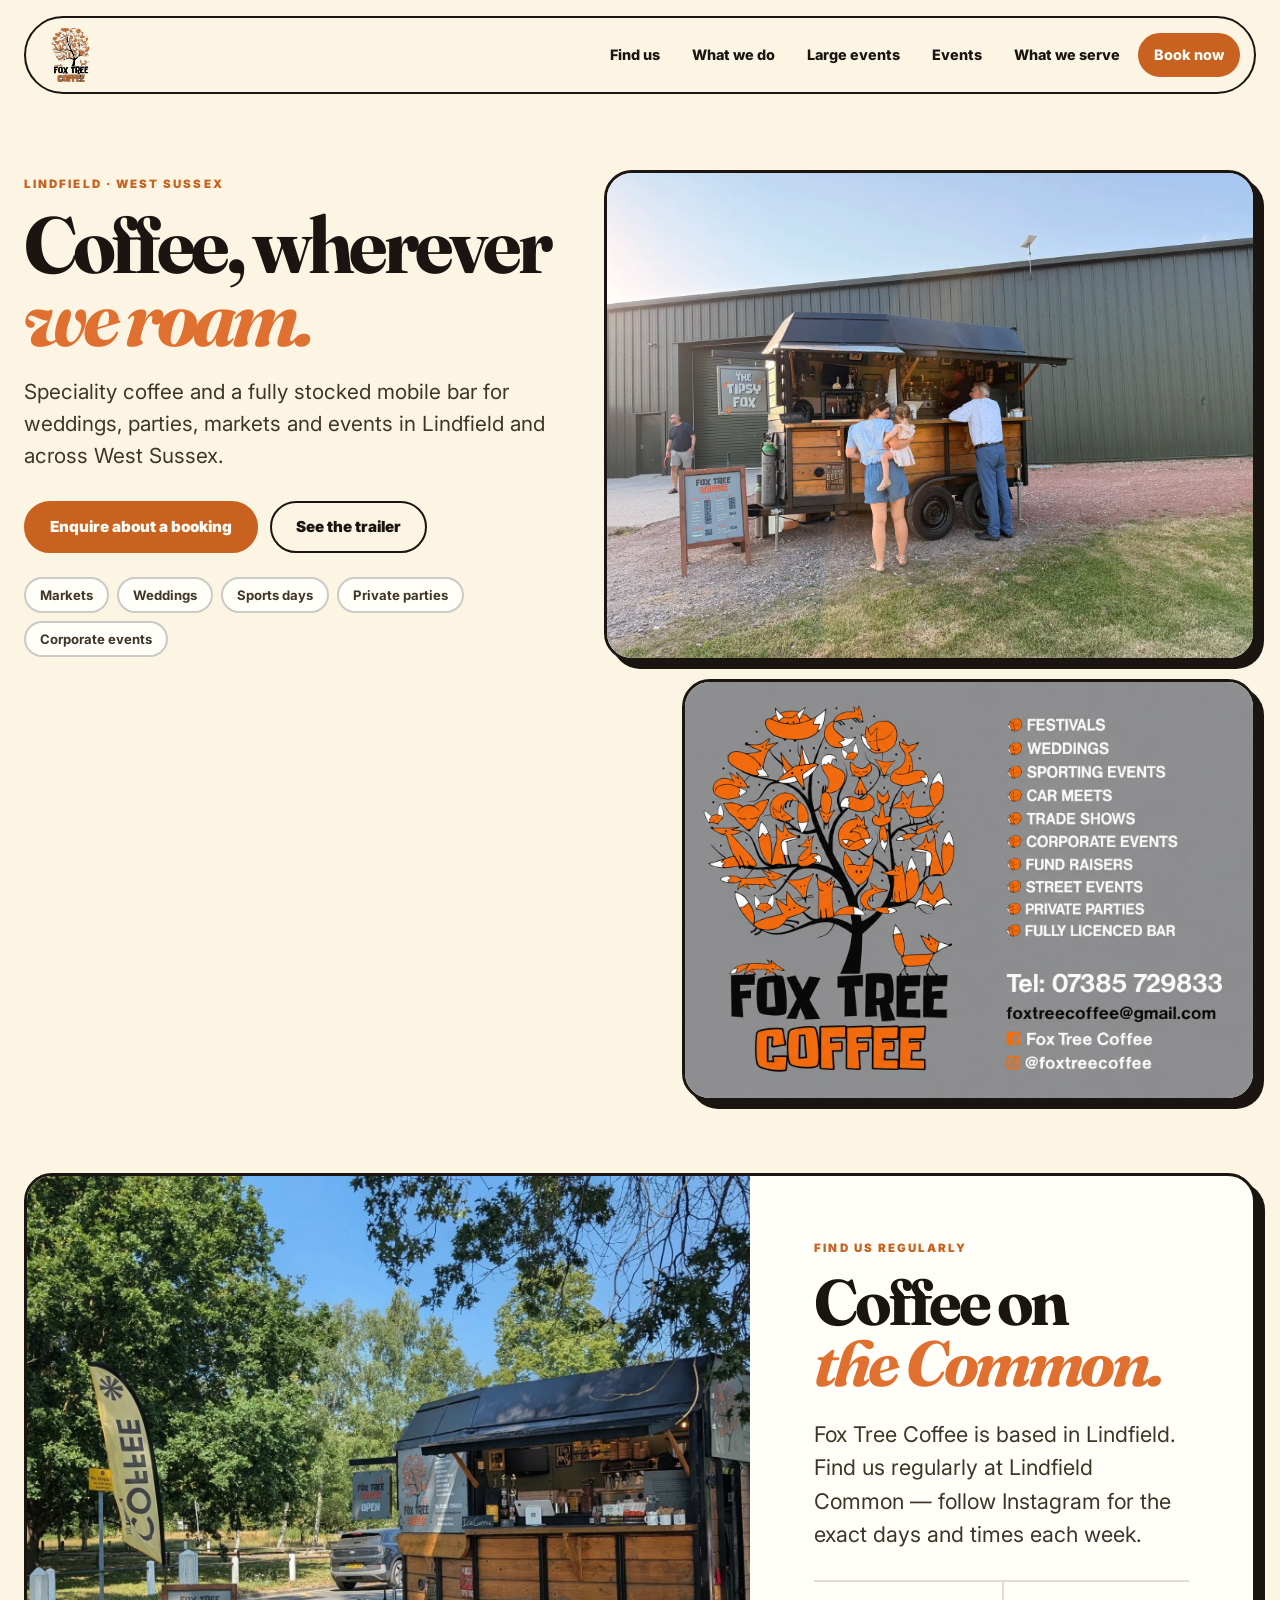
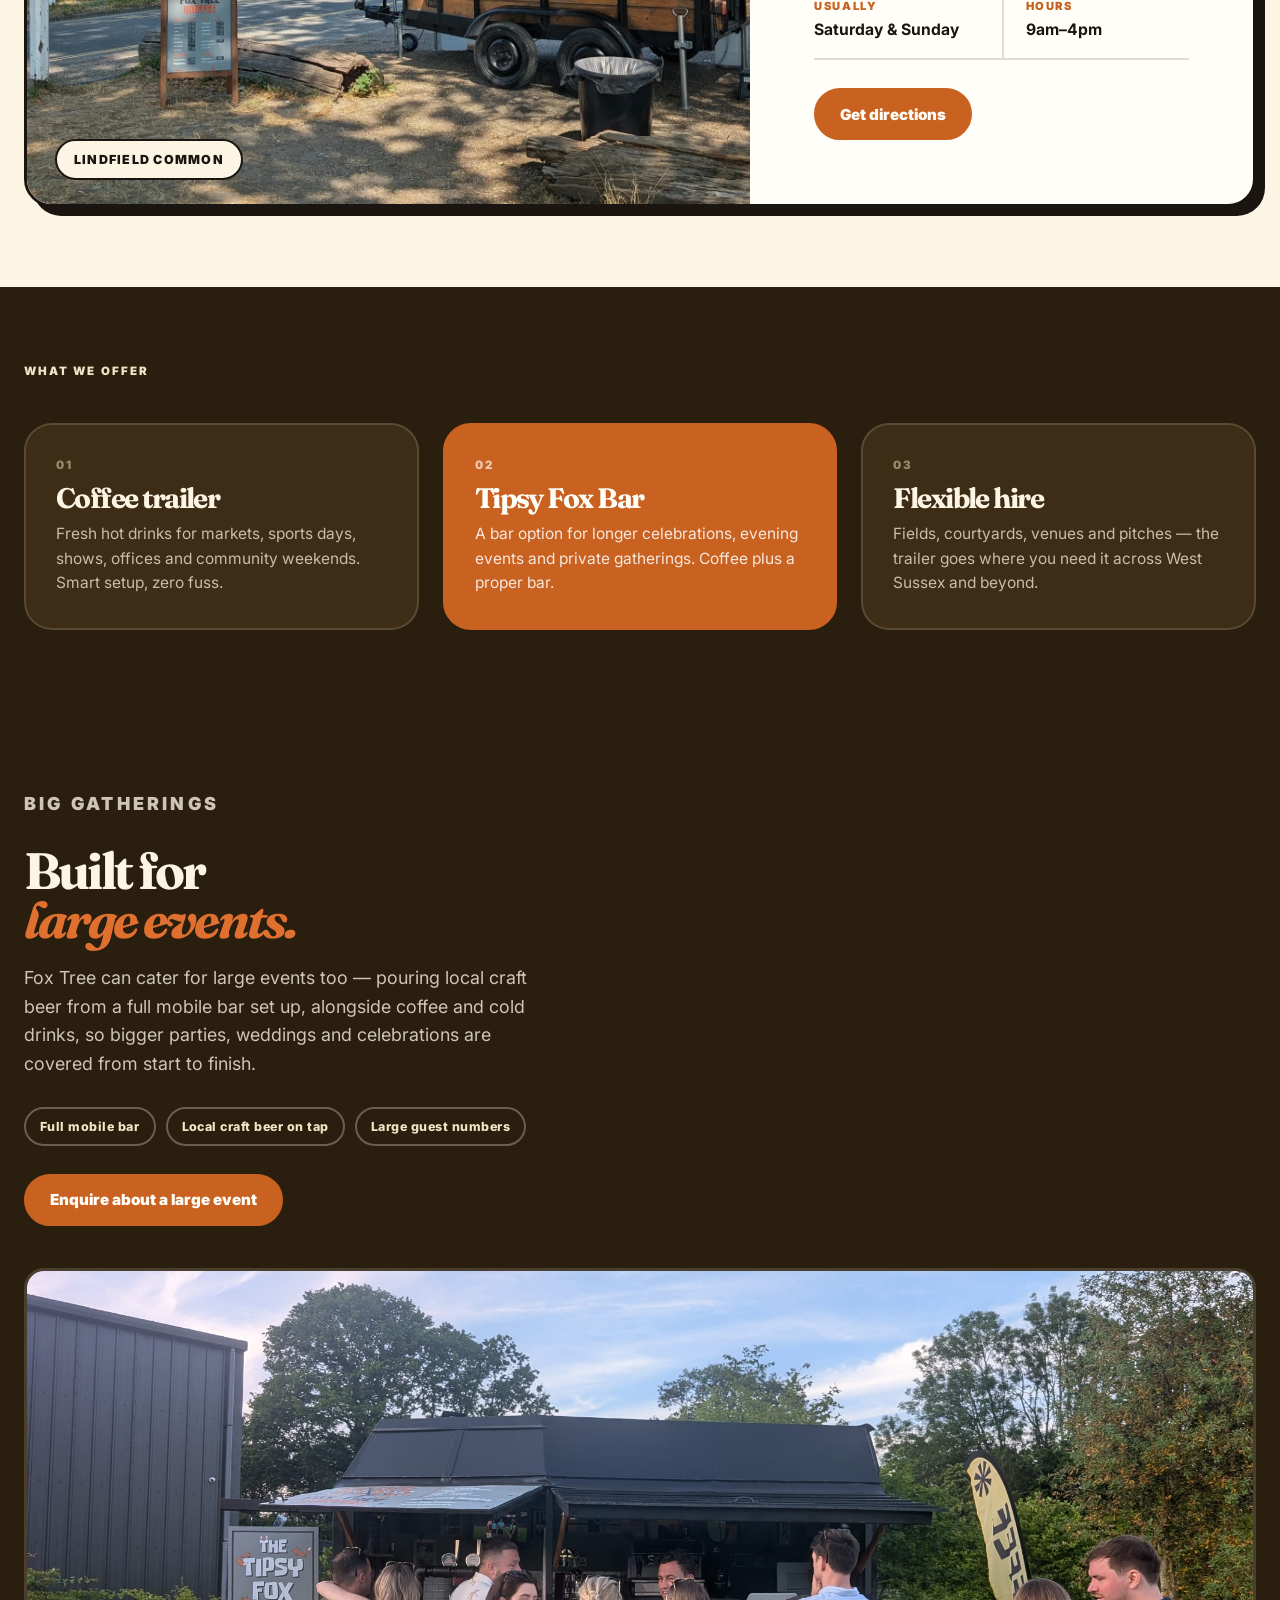
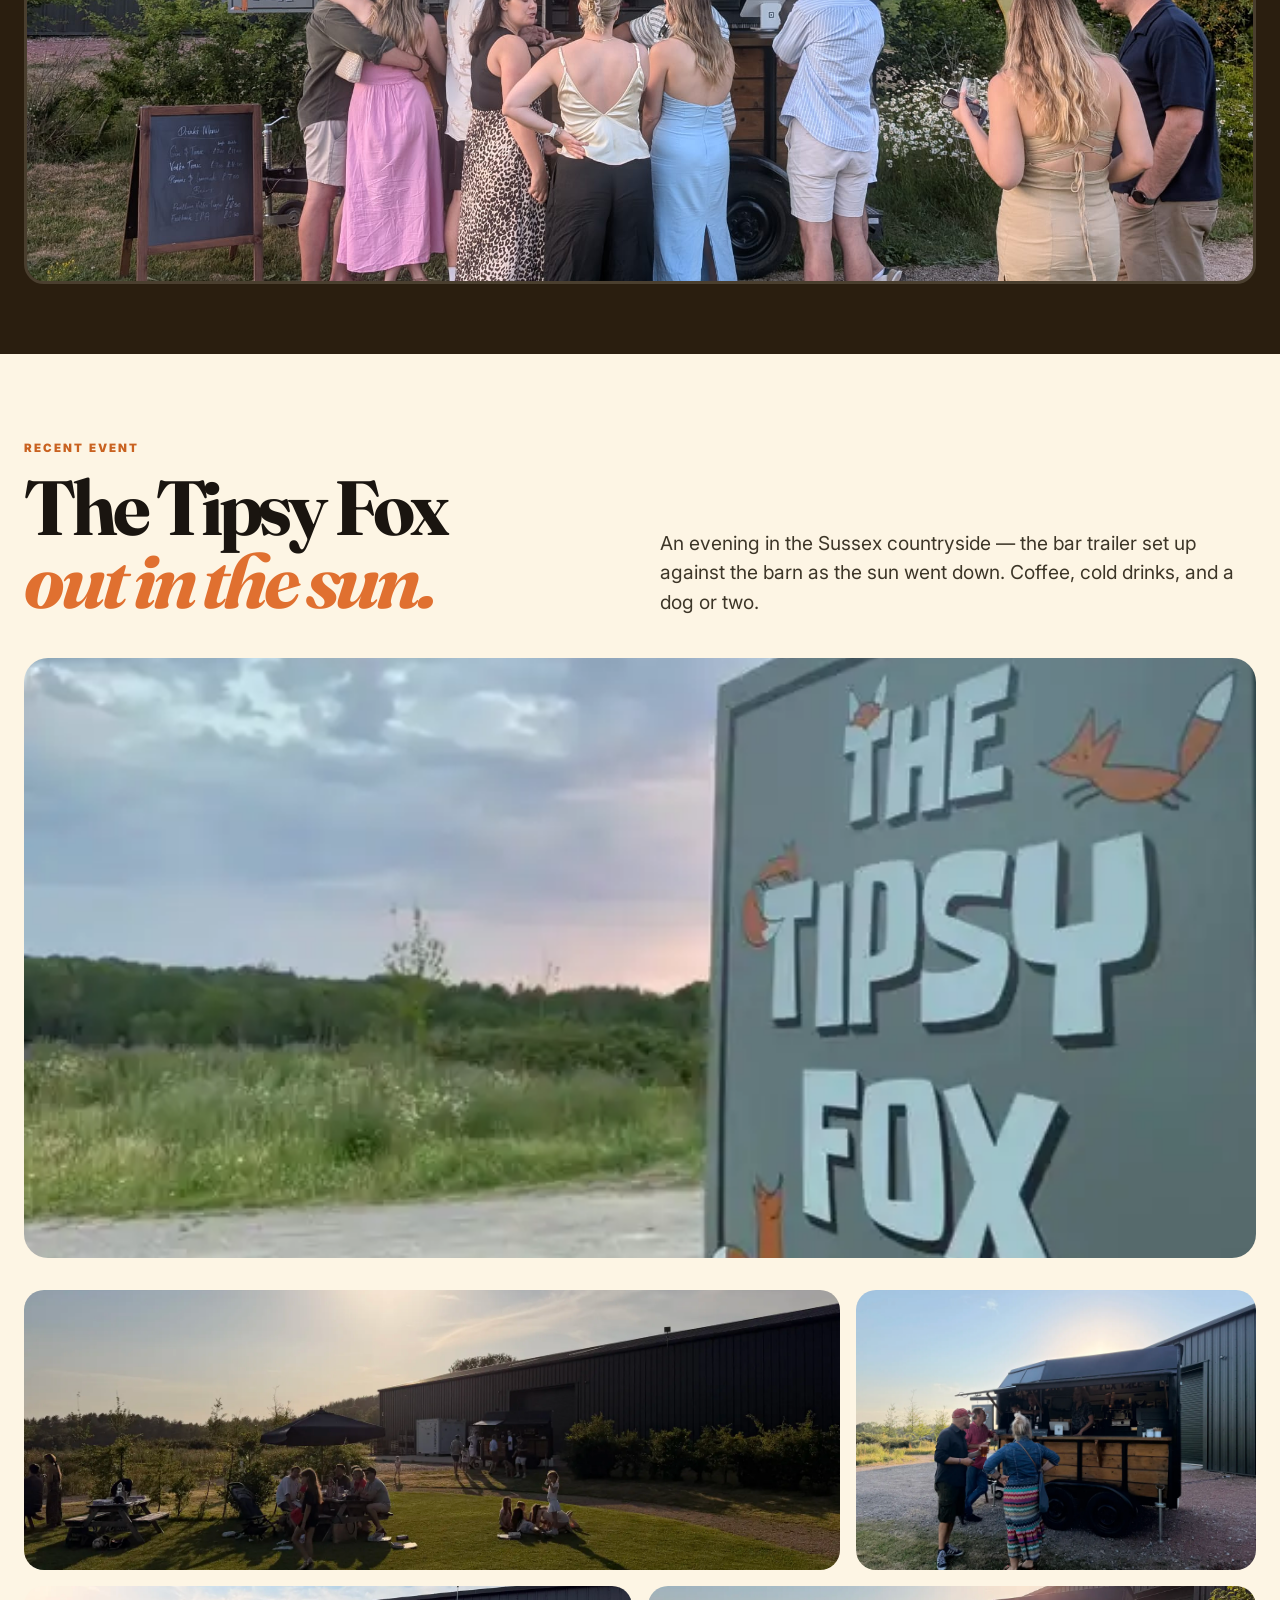
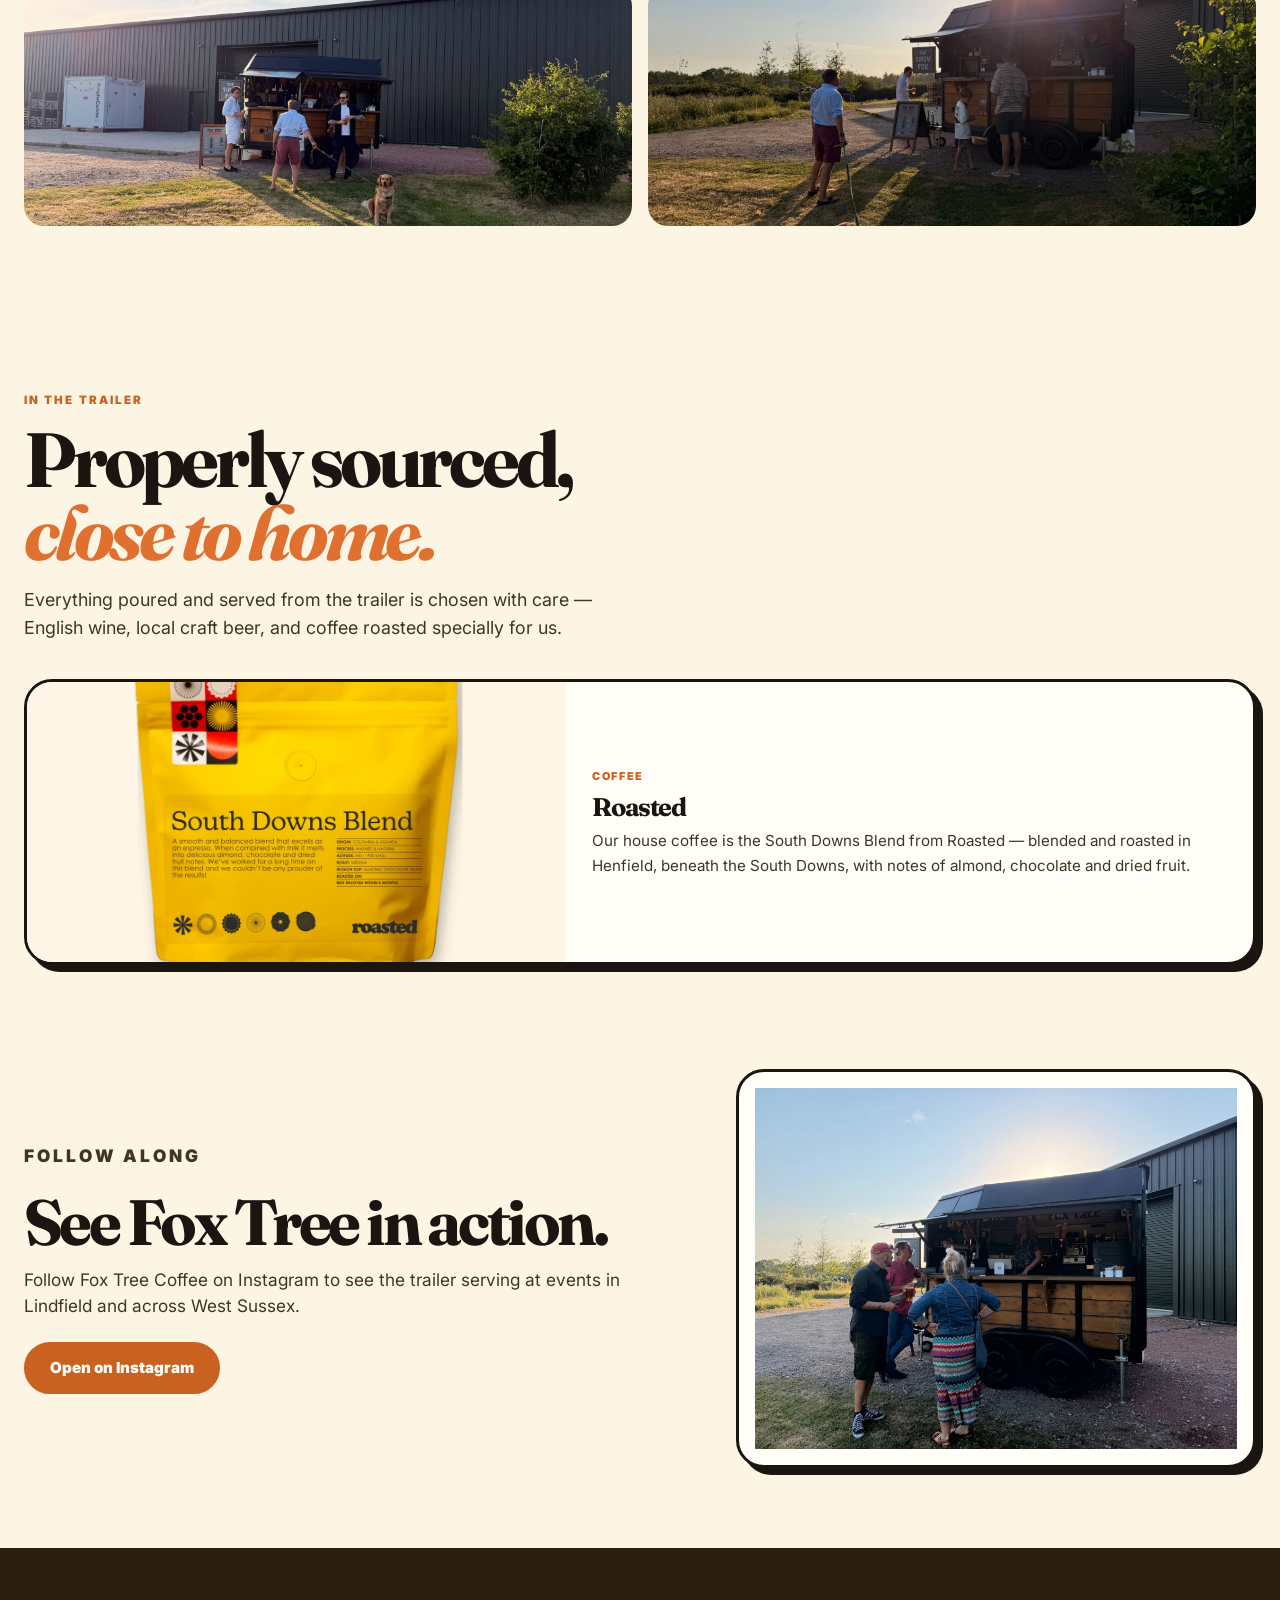
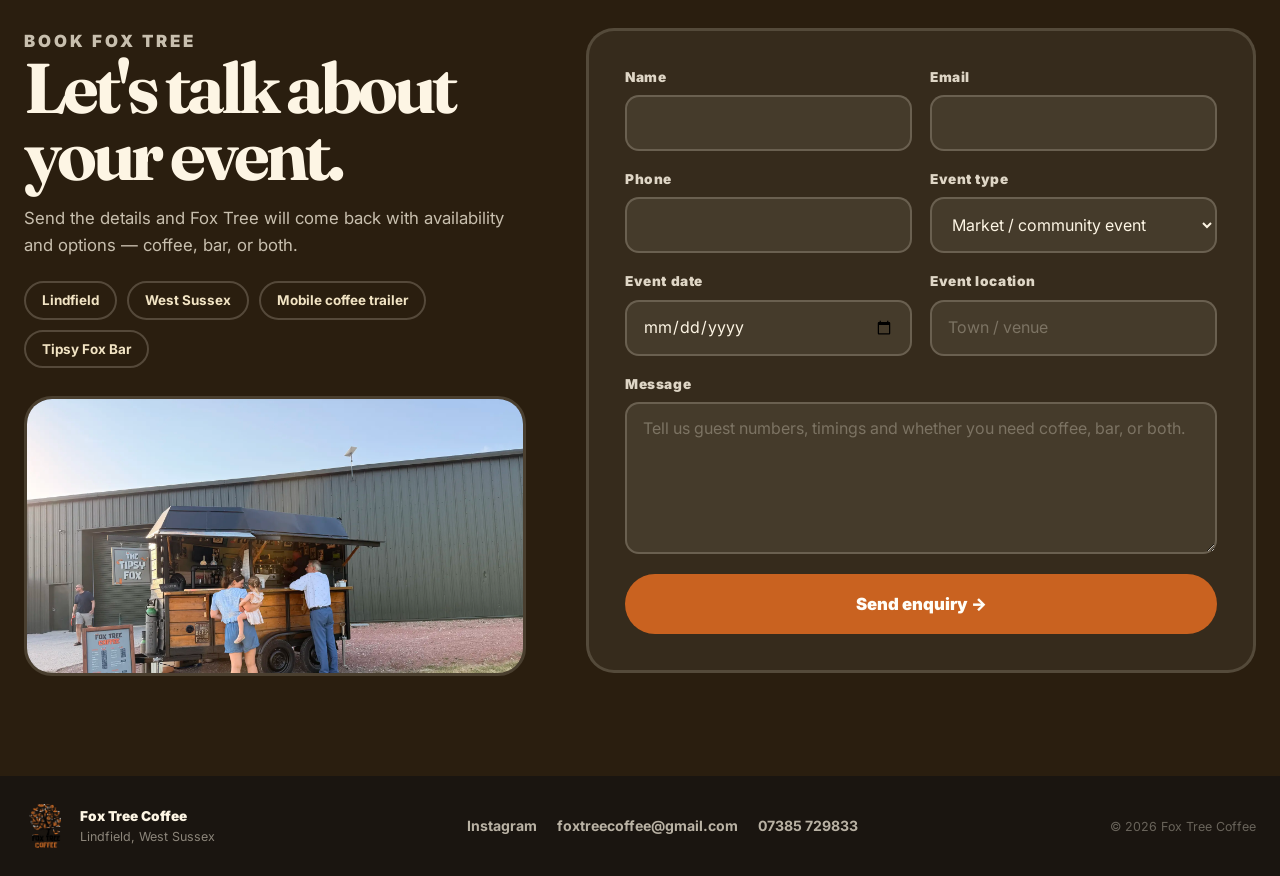
<file: index.html>
<!DOCTYPE html>
<html lang="en-GB">
<head>
  <meta charset="UTF-8" />
  <meta name="viewport" content="width=device-width, initial-scale=1.0" />

  <!-- Primary SEO -->
  <title>Fox Tree Coffee | Mobile Coffee Trailer &amp; Bar, Lindfield &amp; West Sussex</title>
  <meta name="description" content="Fox Tree Coffee is a mobile coffee trailer &amp; Tipsy Fox Bar serving Lindfield and West Sussex. Book us for weddings, private parties, markets and corporate events." />
  <meta name="robots" content="index, follow" />
  <link rel="canonical" href="https://foxtreecoffee.netlify.app/" />

  <!-- Open Graph -->
  <meta property="og:type" content="website" />
  <meta property="og:site_name" content="Fox Tree Coffee" />
  <meta property="og:title" content="Fox Tree Coffee | Mobile Coffee Trailer &amp; Bar, Lindfield &amp; West Sussex" />
  <meta property="og:description" content="Speciality coffee and a fully stocked mobile bar for weddings, parties, markets and events in Lindfield and across West Sussex." />
  <meta property="og:url" content="https://foxtreecoffee.netlify.app/" />
  <meta property="og:image" content="https://foxtreecoffee.netlify.app/assets/hero/fox-tree-signage-v2.jpg" />
  <meta property="og:locale" content="en_GB" />

  <!-- Twitter / X -->
  <meta name="twitter:card" content="summary_large_image" />
  <meta name="twitter:title" content="Fox Tree Coffee | Mobile Coffee Trailer &amp; Bar, Lindfield &amp; West Sussex" />
  <meta name="twitter:description" content="Speciality coffee and a fully stocked mobile bar for weddings, parties, markets and events in Lindfield and across West Sussex." />
  <meta name="twitter:image" content="https://foxtreecoffee.netlify.app/assets/hero/fox-tree-signage-v2.jpg" />

  <!-- Favicon (points at the existing logo asset — swap for a dedicated favicon file if/when one exists) -->
  <link rel="icon" href="assets/foxtree-logo-full.png" type="image/png" />
  <link rel="apple-touch-icon" href="assets/foxtree-logo-full.png" />

  <!-- Fonts -->
  <link rel="preconnect" href="https://fonts.googleapis.com">
  <link rel="preconnect" href="https://fonts.gstatic.com" crossorigin>
  <link href="https://fonts.googleapis.com/css2?family=Fraunces:ital,wght@0,700;0,900;1,700;1,900&family=Inter:wght@400;700;900&display=swap" rel="stylesheet">
  <link rel="stylesheet" href="styles-v2.css" />

  <!-- Preload the hero LCP image -->
  <link rel="preload" as="image" href="assets/events/new-IMG_2540.webp" fetchpriority="high" />

  <!-- Structured data -->
  <script type="application/ld+json">
  {
    "@context": "https://schema.org",
    "@type": ["CafeOrCoffeeShop", "BarOrPub"],
    "name": "Fox Tree Coffee",
    "alternateName": "Tipsy Fox Bar",
    "url": "https://foxtreecoffee.netlify.app/",
    "logo": "https://foxtreecoffee.netlify.app/assets/foxtree-logo-full.png",
    "image": "https://foxtreecoffee.netlify.app/assets/hero/fox-tree-signage-v2.jpg",
    "description": "Fox Tree Coffee is a mobile coffee trailer and Tipsy Fox Bar serving Lindfield and the wider Sussex area, for weddings, private parties, markets, corporate events and large gatherings.",
    "telephone": "+447385729833",
    "email": "foxtreecoffee@gmail.com",
    "areaServed": [
      { "@type": "City", "name": "Lindfield" },
      { "@type": "AdministrativeArea", "name": "West Sussex" },
      { "@type": "AdministrativeArea", "name": "Sussex" }
    ],
    "sameAs": [
      "https://www.instagram.com/foxtreecoffee/"
    ],
    "makesOffer": [
      { "@type": "Offer", "itemOffered": { "@type": "Service", "name": "Mobile coffee trailer hire" } },
      { "@type": "Offer", "itemOffered": { "@type": "Service", "name": "Mobile bar hire — Tipsy Fox Bar" } },
      { "@type": "Offer", "itemOffered": { "@type": "Service", "name": "Coffee catering for weddings and events" } },
      { "@type": "Offer", "itemOffered": { "@type": "Service", "name": "Bar and coffee catering for large events" } }
    ]
  }
  </script>
</head>
<body>

  <!-- HEADER: minimal floating pill -->
  <header class="site-header">
    <a class="brand" href="#top" aria-label="Fox Tree Coffee home">
      <img src="assets/foxtree-logo-full.png" alt="Fox Tree Coffee" class="brand-logo" />
    </a>
    <button class="nav-toggle" type="button" aria-expanded="false" aria-controls="site-nav">
      <span class="sr-only">Open menu</span>
      <span></span><span></span><span></span>
    </button>
    <nav id="site-nav" class="site-nav" aria-label="Main navigation">
      <a href="#find-us">Find us</a>
      <a href="#what-we-do">What we do</a>
      <a href="#large-events">Large events</a>
      <a href="#events">Events</a>
      <a href="#sourcing">What we serve</a>
      <a href="#enquire" class="nav-cta">Book now</a>
    </nav>
  </header>

  <main id="top">

    <!-- HERO: split — left text, right branded photos -->
    <section class="hero">
      <div class="hero-left">
        <p class="eyebrow">Lindfield · West Sussex</p>
        <h1>Coffee, wherever<br><em>we roam.</em></h1>
        <p class="hero-intro">Speciality coffee and a fully stocked mobile bar for weddings, parties, markets and events in Lindfield and across West Sussex.</p>
        <div class="hero-actions">
          <a class="btn-primary" href="#enquire">Enquire about a booking</a>
          <a class="btn-ghost" href="#events">See the trailer</a>
        </div>
        <div class="hero-chips">
          <span>Markets</span>
          <span>Weddings</span>
          <span>Sports days</span>
          <span>Private parties</span>
          <span>Corporate events</span>
        </div>
      </div>
      <div class="hero-right">
        <div class="hero-photos">
          <figure class="hero-photo hero-photo-main">
            <img src="assets/events/new-IMG_2540.webp" alt="Customers ordering at the Tipsy Fox trailer" loading="eager" fetchpriority="high" />
          </figure>
          <figure class="hero-photo hero-photo-secondary">
            <img src="assets/hero/fox-tree-signage-v2.jpg" alt="Fox Tree Coffee trailer signage — festivals, weddings, sporting events, car meets, trade shows, corporate events, fund raisers, street events, private parties and fully licensed bar" loading="eager" />
          </figure>
        </div>
      </div>
    </section>

    <!-- FIND US: evergreen location announcement -->
    <section id="find-us" class="weekend-section" aria-labelledby="weekend-heading">
      <div class="weekend-card section-shell">
        <div class="weekend-photo">
          <img src="assets/fox-tree-lindfield-common.webp" alt="Fox Tree Coffee trailer set up at Lindfield Common" loading="lazy" />
          <span class="weekend-photo-tag">Lindfield Common</span>
        </div>
        <div class="weekend-copy">
          <p class="eyebrow">Find us regularly</p>
          <h2 id="weekend-heading">Coffee on<br><em>the Common.</em></h2>
          <p class="weekend-lead">Fox Tree Coffee is based in Lindfield. Find us regularly at Lindfield Common — follow Instagram for the exact days and times each week.</p>
          <div class="weekend-details" aria-label="Opening details">
            <div>
              <span>Usually</span>
              <strong>Saturday &amp; Sunday</strong>
            </div>
            <div>
              <span>Hours</span>
              <strong>9am–4pm</strong>
            </div>
          </div>
          <a class="btn-primary" href="https://www.google.com/maps/search/?api=1&amp;query=Lindfield+Common%2C+Lindfield" target="_blank" rel="noopener">Get directions</a>
        </div>
      </div>
    </section>

    <!-- WHAT WE DO: dark band -->
    <section id="what-we-do" class="what-band" aria-labelledby="what-we-do-heading">
      <div class="what-inner">
        <h2 id="what-we-do-heading" class="sr-only">What Fox Tree Coffee offers in Lindfield &amp; West Sussex</h2>
        <p class="eyebrow eyebrow-light" aria-hidden="true">What we offer</p>
        <div class="what-cards">
          <div class="what-card">
            <span class="what-num">01</span>
            <h3>Coffee trailer</h3>
            <p>Fresh hot drinks for markets, sports days, shows, offices and community weekends. Smart setup, zero fuss.</p>
          </div>
          <div class="what-card what-card-accent">
            <span class="what-num">02</span>
            <h3>Tipsy Fox Bar</h3>
            <p>A bar option for longer celebrations, evening events and private gatherings. Coffee plus a proper bar.</p>
          </div>
          <div class="what-card">
            <span class="what-num">03</span>
            <h3>Flexible hire</h3>
            <p>Fields, courtyards, venues and pitches — the trailer goes where you need it across West Sussex and beyond.</p>
          </div>
        </div>
      </div>
    </section>

    <!-- LARGE EVENTS: catering capability banner -->
    <section id="large-events" class="large-events-band" aria-labelledby="large-events-heading">
      <div class="large-events-inner">
        <div class="large-events-copy">
          <p class="eyebrow eyebrow-light">Big gatherings</p>
          <h2 id="large-events-heading">Built for<br><em>large events.</em></h2>
          <p>Fox Tree can cater for large events too — pouring local craft beer from a full mobile bar set up, alongside coffee and cold drinks, so bigger parties, weddings and celebrations are covered from start to finish.</p>
          <div class="large-events-tags">
            <span>Full mobile bar</span>
            <span>Local craft beer on tap</span>
            <span>Large guest numbers</span>
          </div>
          <a class="btn-primary" href="#enquire">Enquire about a large event</a>
        </div>
        <div class="large-events-photos">
          <figure class="large-event-main">
            <img src="assets/events/large-event-crowd.jpeg" loading="lazy" alt="A large group of guests gathered around the Tipsy Fox bar trailer" />
          </figure>
        </div>
      </div>
    </section>

    <!-- EVENTS: new cinematic layout -->
    <section id="events" class="events-section">
      <div class="events-header section-shell">
        <div class="events-header-text">
          <p class="eyebrow">Recent event</p>
          <h2>The Tipsy Fox<br><em>out in the sun.</em></h2>
        </div>
        <p class="events-header-desc">An evening in the Sussex countryside — the bar trailer set up against the barn as the sun went down. Coffee, cold drinks, and a dog or two.</p>
      </div>

      <!-- Full-width video strip -->
      <div class="video-strip">
        <video autoplay muted loop playsinline preload="auto" poster="assets/events/new-event-poster.webp" aria-label="Fox Tree Coffee's Tipsy Fox bar trailer serving guests at a Sussex countryside event">
          <source src="assets/events/new-event-video.mp4" type="video/mp4" />
          Your browser does not support the video tag.
        </video>
      </div>

      <!-- Photo grid: editorial layout -->
      <div class="photo-grid section-shell" aria-label="Photos from a recent Fox Tree Coffee event">
        <!-- Row 1: wide + portrait -->
        <figure class="pg-wide">
          <img src="assets/events/new-IMG_2535.webp" loading="lazy" alt="Wide view of the event lawn at sunset with the barn behind" />
        </figure>
        <figure class="pg-port">
          <img src="assets/events/new-IMG_2543.webp" loading="lazy" alt="Guests relaxing on the lawn in golden evening light" />
        </figure>
        <!-- Row 2: two equal -->
        <div class="pg-row2">
          <figure>
            <img src="assets/events/new-IMG_2536.webp" loading="lazy" alt="The Tipsy Fox trailer serving customers outside the barn" />
          </figure>
          <figure>
            <img src="assets/events/new-IMG_2537.webp" loading="lazy" alt="Close up of the bar trailer with customers ordering drinks" />
          </figure>
        </div>
      </div>
    </section>

    <!-- SOURCING: what's in the trailer -->
    <section id="sourcing" class="sourcing-section section-shell" aria-labelledby="sourcing-heading">
      <div class="sourcing-header">
        <p class="eyebrow">In the trailer</p>
        <h2 id="sourcing-heading">Properly sourced,<br><em>close to home.</em></h2>
        <p class="sourcing-lead">Everything poured and served from the trailer is chosen with care — English wine, local craft beer, and coffee roasted specially for us.</p>
      </div>
      <div class="sourcing-grid">
        <article class="sourcing-card">
          <div class="sourcing-card-photo sourcing-coffee">
            <img src="assets/sourcing/roasted-coffee-clean.webp" loading="lazy" alt="Bag of South Downs Blend coffee by Roasted" />
          </div>
          <div class="sourcing-card-body">
            <span class="sourcing-card-tag">Coffee</span>
            <h3>Roasted</h3>
            <p>Our house coffee is the South Downs Blend from Roasted — blended and roasted in Henfield, beneath the South Downs, with notes of almond, chocolate and dried fruit.</p>
          </div>
        </article>
      </div>
    </section>

    <!-- INSTAGRAM SECTION -->
    <section class="social-section section-shell" aria-labelledby="social-heading">
      <div class="social-text">
        <p class="eyebrow">Follow along</p>
        <h2 id="social-heading">See Fox Tree in action.</h2>
        <p>Follow Fox Tree Coffee on Instagram to see the trailer serving at events in Lindfield and across West Sussex.</p>
        <a href="https://www.instagram.com/foxtreecoffee/" class="btn-primary" target="_blank" rel="noopener">Open on Instagram</a>
      </div>
      <div class="instagram-frame">
        <a href="#events" aria-label="Watch the recent Tipsy Fox event video"><img src="assets/events/event-06.webp" alt="Guests at the Tipsy Fox trailer" loading="lazy" /></a>
      </div>
    </section>

    <!-- ENQUIRE: dramatic layout -->
    <section id="enquire" class="enquire-section" aria-labelledby="enquire-heading">
      <div class="enquire-inner">
        <div class="enquire-copy">
          <p class="eyebrow eyebrow-light">Book Fox Tree</p>
          <h2 id="enquire-heading">Let's talk about your event.</h2>
          <p>Send the details and Fox Tree will come back with availability and options — coffee, bar, or both.</p>
          <div class="enquire-tags">
            <span>Lindfield</span>
            <span>West Sussex</span>
            <span>Mobile coffee trailer</span>
            <span>Tipsy Fox Bar</span>
          </div>
          <figure class="enquire-photo">
            <img src="assets/events/new-IMG_2540.webp" alt="The Tipsy Fox trailer at dusk with guests" loading="lazy" />
          </figure>
        </div>

        <div class="enquire-form-wrap">
          <form
            name="booking-enquiry"
            method="POST"
            action="thank-you.html"
            accept-charset="UTF-8"
            data-netlify="true"
            netlify
            netlify-honeypot="bot-field"
            class="booking-form"
          >
            <input type="hidden" name="form-name" value="booking-enquiry" />
            <input type="hidden" name="subject" value="New Fox Tree booking enquiry from foxtreecoffee.co.uk" />

            <p class="hidden-field" aria-hidden="true">
              <label>Do not fill this out: <input name="bot-field" tabindex="-1" autocomplete="off" /></label>
            </p>

            <div class="form-grid">
              <div class="form-field">
                <label for="name">Name</label>
                <input id="name" name="name" type="text" autocomplete="name" required />
              </div>

              <div class="form-field">
                <label for="email">Email</label>
                <input id="email" name="email" type="email" autocomplete="email" required />
              </div>

              <div class="form-field">
                <label for="phone">Phone</label>
                <input id="phone" name="phone" type="tel" autocomplete="tel" />
              </div>

              <div class="form-field">
                <label for="event-type">Event type</label>
                <select id="event-type" name="event_type" required>
                  <option value="Market / community event">Market / community event</option>
                  <option value="Private party">Private party</option>
                  <option value="Wedding">Wedding</option>
                  <option value="Corporate event">Corporate event</option>
                  <option value="Shoot / countryside event">Shoot / countryside event</option>
                  <option value="Race day / outdoor event">Race day / outdoor event</option>
                  <option value="Other">Other</option>
                </select>
              </div>

              <div class="form-field">
                <label for="event-date">Event date</label>
                <input id="event-date" name="event_date" type="date" />
              </div>

              <div class="form-field">
                <label for="event-location">Event location</label>
                <input id="event-location" name="event_location" type="text" placeholder="Town / venue" />
              </div>
            </div>

            <div class="form-field full-width">
              <label for="message">Message</label>
              <textarea id="message" name="message" rows="5" placeholder="Tell us guest numbers, timings and whether you need coffee, bar, or both." required></textarea>
            </div>

            <button class="submit-button" type="submit">Send enquiry →</button>
          </form>
        </div>
      </div>
    </section>
  </main>

  <footer class="site-footer">
    <div class="footer-inner">
      <div class="footer-brand">
        <img src="assets/foxtree-logo-full.png" alt="Fox Tree Coffee" class="footer-logo" loading="lazy" />
        <div>
          <strong>Fox Tree Coffee</strong>
          <span>Lindfield, West Sussex</span>
        </div>
      </div>
      <nav class="footer-links">
        <a href="https://www.instagram.com/foxtreecoffee/" target="_blank" rel="noopener">Instagram</a>
        <a href="mailto:foxtreecoffee@gmail.com">foxtreecoffee@gmail.com</a>
        <a href="tel:+447385729833">07385 729833</a>
      </nav>
      <p class="footer-copy">© <span id="year"></span> Fox Tree Coffee</p>
    </div>
  </footer>

  <script src="script.js"></script>
</body>
</html>
</file>
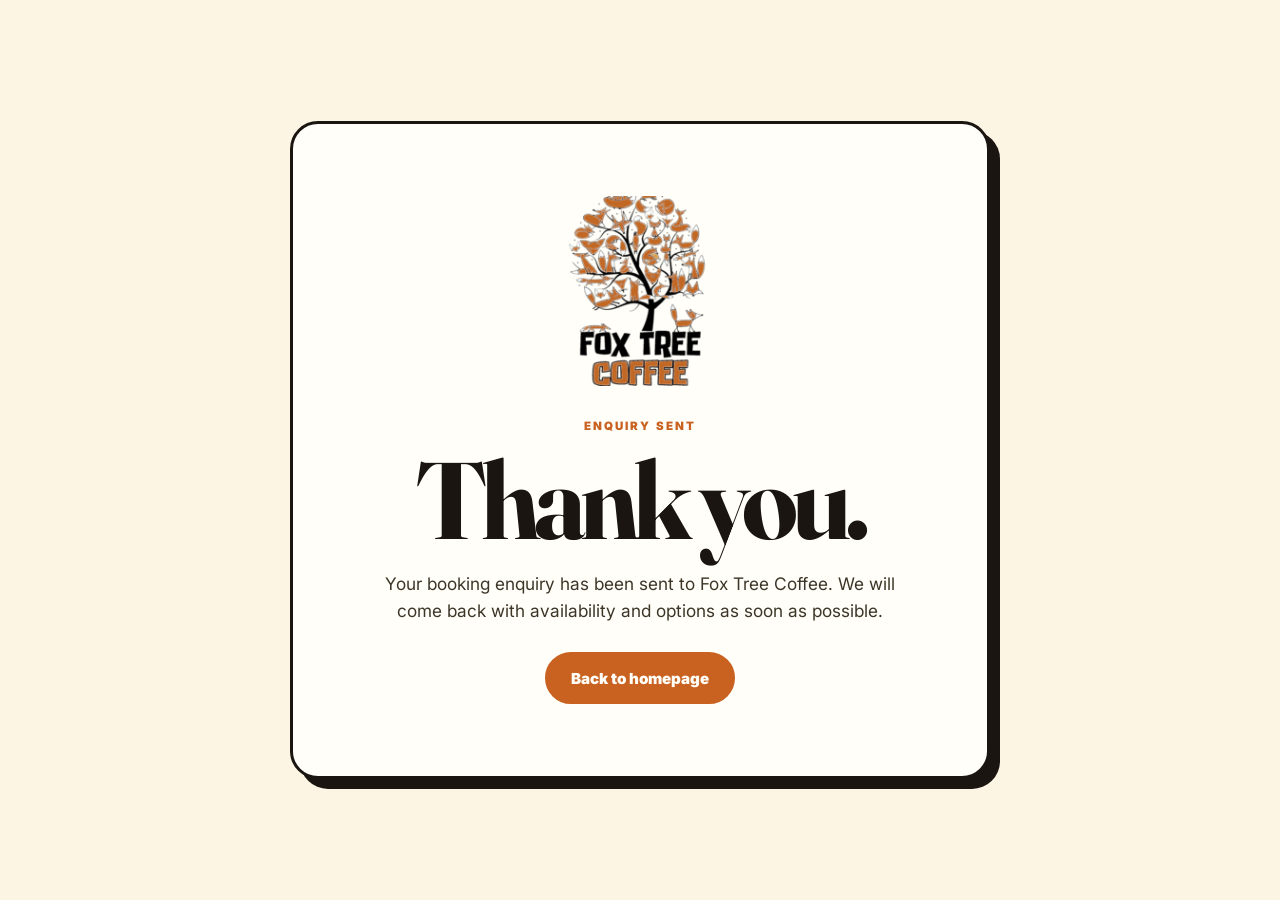
<file: thank-you.html>
<!DOCTYPE html>
<html lang="en">
<head>
  <meta charset="UTF-8" />
  <meta name="viewport" content="width=device-width, initial-scale=1.0" />
  <meta name="robots" content="noindex" />
  <title>Thank you | Fox Tree Coffee</title>
  <link rel="preconnect" href="https://fonts.googleapis.com">
  <link rel="preconnect" href="https://fonts.gstatic.com" crossorigin>
  <link href="https://fonts.googleapis.com/css2?family=Fraunces:ital,wght@0,700;0,900;1,700;1,900&family=Inter:wght@400;700;900&display=swap" rel="stylesheet">
  <link rel="stylesheet" href="styles-v2.css" />
</head>
<body class="thank-you-body">
  <main class="thank-you-page">
    <section class="thank-you-card" aria-labelledby="thank-you-heading">
      <img src="assets/foxtree-logo-full.png" alt="Fox Tree Coffee" class="thank-you-logo" />
      <p class="eyebrow">Enquiry sent</p>
      <h1 id="thank-you-heading">Thank you.</h1>
      <p>Your booking enquiry has been sent to Fox Tree Coffee. We will come back with availability and options as soon as possible.</p>
      <a class="btn-primary" href="./">Back to homepage</a>
    </section>
  </main>
</body>
</html>
</file>
<file: styles-v2.css>
/* ── Fox Tree Coffee · Version B ── */
/* Different direction: warmer, more editorial, full-bleed imagery */

:root {
  --cream:       #fdf5e4;
  --cream-dark:  #f2e4c4;
  --ink:         #1a1510;
  --ink-soft:    #3d3628;
  --white:       #fffef8;
  --orange:      #c96220;
  --orange-mid:  #e07030;
  --orange-pale: #fde8d4;
  --bark:        #2a1e0f;  /* dark band background */
  --bark-mid:    #3d2c16;
  --radius-lg:   28px;
  --radius-pill: 999px;
  --shell:       min(100% - 48px, 1280px);
}

*, *::before, *::after { box-sizing: border-box; }
html { scroll-behavior: smooth; }

body {
  margin: 0;
  background: var(--cream);
  color: var(--ink);
  font-family: Inter, system-ui, -apple-system, sans-serif;
  line-height: 1.55;
}

img { max-width: 100%; display: block; }
a { color: inherit; }
button, input, select, textarea { font: inherit; }

.sr-only {
  position: absolute; width: 1px; height: 1px;
  padding: 0; margin: -1px; overflow: hidden;
  clip: rect(0,0,0,0); white-space: nowrap; border: 0;
}

.section-shell { width: var(--shell); margin-inline: auto; }

.eyebrow {
  display: inline-block;
  margin: 0 0 14px;
  font-size: 0.72rem;
  font-weight: 900;
  letter-spacing: 0.18em;
  text-transform: uppercase;
  color: var(--orange);
}

.eyebrow-light { color: var(--cream-dark); }

h1, h2, h3 {
  font-family: Fraunces, Georgia, serif;
  line-height: 0.95;
  letter-spacing: -0.055em;
  margin: 0;
}

h1 { font-size: clamp(3.6rem, 9vw, 9rem); }
h2 { font-size: clamp(2.8rem, 6vw, 6.4rem); }
h3 { font-size: clamp(1.6rem, 2.5vw, 2.4rem); }

h1 em, h2 em {
  font-style: italic;
  color: var(--orange-mid);
}

/* ── HEADER ── */
.site-header {
  position: sticky;
  top: 0;
  z-index: 20;
  display: flex;
  align-items: center;
  justify-content: space-between;
  gap: 20px;
  width: var(--shell);
  margin: 16px auto 0;
  padding: 10px 14px 10px 18px;
  border: 2.5px solid var(--ink);
  border-radius: var(--radius-pill);
  background: rgba(253, 245, 228, 0.92);
  backdrop-filter: blur(14px);
}

.brand {
  display: inline-flex;
  align-items: center;
  gap: 0;
  text-decoration: none;
  flex-shrink: 0;
}

.brand-logo {
  width: auto;
  height: 54px;
  object-fit: contain;
  display: block;
}

.site-nav {
  display: flex;
  align-items: center;
  gap: 4px;
}

.site-nav a {
  padding: 9px 14px;
  border-radius: var(--radius-pill);
  text-decoration: none;
  font-weight: 800;
  font-size: 0.9rem;
}

.site-nav a:hover,
.site-nav a:focus-visible {
  background: var(--ink);
  color: var(--cream);
}

.nav-cta {
  background: var(--orange) !important;
  color: var(--white) !important;
  border: 2px solid var(--orange);
}

.nav-cta:hover,
.nav-cta:focus-visible {
  background: var(--bark) !important;
  border-color: var(--bark);
}

.nav-toggle {
  display: none;
  width: 44px; height: 44px;
  padding: 9px;
  border: 2px solid var(--ink);
  border-radius: 50%;
  background: transparent;
  cursor: pointer;
}

.nav-toggle span:not(.sr-only) {
  display: block;
  height: 2px;
  margin: 4px 0;
  border-radius: 4px;
  background: var(--ink);
}

/* ── HERO ── */
.hero {
  display: grid;
  grid-template-columns: 0.92fr 1.12fr;
  gap: 44px;
  width: var(--shell);
  margin-inline: auto;
  padding: 76px 0 72px;
  align-items: center;
}

.hero-left { min-width: 0; }

.hero-intro {
  margin: 22px 0 0;
  max-width: 560px;
  font-size: clamp(1.05rem, 1.7vw, 1.3rem);
  color: var(--ink-soft);
}

.hero-actions {
  display: flex;
  flex-wrap: wrap;
  gap: 12px;
  margin-top: 28px;
}

.btn-primary {
  display: inline-flex;
  align-items: center;
  min-height: 52px;
  padding: 0 24px;
  background: var(--orange);
  color: var(--white);
  border: 2.5px solid var(--orange);
  border-radius: var(--radius-pill);
  text-decoration: none;
  font-weight: 900;
  font-size: 0.95rem;
  transition: background 160ms, border-color 160ms, transform 120ms;
}

.btn-primary:hover,
.btn-primary:focus-visible {
  background: var(--bark);
  border-color: var(--bark);
  transform: translateY(-1px);
}

.btn-ghost {
  display: inline-flex;
  align-items: center;
  min-height: 52px;
  padding: 0 24px;
  background: transparent;
  color: var(--ink);
  border: 2.5px solid var(--ink);
  border-radius: var(--radius-pill);
  text-decoration: none;
  font-weight: 900;
  font-size: 0.95rem;
  transition: background 160ms, transform 120ms;
}

.btn-ghost:hover,
.btn-ghost:focus-visible {
  background: var(--ink);
  color: var(--cream);
  transform: translateY(-1px);
}

.hero-chips {
  display: flex;
  flex-wrap: wrap;
  gap: 8px;
  margin-top: 24px;
}

.hero-chips span {
  padding: 6px 14px;
  border: 2px solid rgba(26,21,16,0.22);
  border-radius: var(--radius-pill);
  font-size: 0.82rem;
  font-weight: 700;
  color: var(--ink-soft);
  background: var(--white);
}

/* Hero photos */
.hero-right { position: relative; }

.hero-photos {
  display: grid;
  grid-template-columns: 1.35fr 1fr;
  gap: 16px;
  align-items: stretch;
}

.hero-photo {
  margin: 0;
  overflow: hidden;
  border: 3.5px solid var(--ink);
  border-radius: var(--radius-lg);
  box-shadow: 8px 8px 0 var(--ink);
  background: var(--white);
}

.hero-photo img {
  width: 100%;
  height: 100%;
  object-fit: cover;
  display: block;
  aspect-ratio: 4 / 3;
}

.hero-photo-secondary img {
  aspect-ratio: 3 / 4;
  object-position: center 30%;
}

/* ── WHAT WE DO BAND ── */
.what-band {
  background: var(--bark);
  color: var(--cream);
  padding: 70px 0;
}

.what-inner {
  width: var(--shell);
  margin-inline: auto;
}

.what-cards {
  display: grid;
  grid-template-columns: repeat(3, 1fr);
  gap: 24px;
  margin-top: 28px;
}

.what-card {
  padding: 32px 30px;
  border: 2.5px solid rgba(253,245,228,0.15);
  border-radius: var(--radius-lg);
  background: var(--bark-mid);
}

.what-card-accent {
  background: var(--orange);
  border-color: var(--orange);
  color: var(--white);
}

.what-num {
  display: block;
  margin-bottom: 10px;
  font-size: 0.72rem;
  font-weight: 900;
  letter-spacing: 0.18em;
  color: var(--cream-dark);
  opacity: 0.5;
}

.what-card-accent .what-num { color: rgba(255,255,255,0.65); opacity: 1; }

.what-card h3 {
  font-size: clamp(1.5rem, 2.2vw, 2.2rem);
  color: var(--cream);
  margin-bottom: 10px;
}

.what-card-accent h3 { color: var(--white); }

.what-card p {
  margin: 0;
  font-size: 0.97rem;
  color: rgba(253,245,228,0.72);
  line-height: 1.6;
}

.what-card-accent p { color: rgba(255,255,255,0.85); }

/* ── LARGE EVENTS BAND ── */
.large-events-band {
  background: var(--bark);
  color: var(--cream);
  padding: 70px 0;
}

.large-events-inner {
  width: var(--shell);
  margin-inline: auto;
  display: grid;
  grid-template-columns: 0.85fr 1.15fr;
  gap: 48px;
  align-items: center;
}

.large-events-copy h2 {
  font-size: clamp(2.4rem, 4vw, 3.6rem);
  color: var(--cream);
}

.large-events-copy p {
  margin: 20px 0 28px;
  font-size: clamp(1rem, 1.4vw, 1.15rem);
  line-height: 1.6;
  color: rgba(253,245,228,0.78);
  max-width: 46ch;
}

.large-events-tags {
  display: flex;
  flex-wrap: wrap;
  gap: 10px;
  margin-bottom: 28px;
}

.large-events-tags span {
  padding: 8px 14px;
  border: 2px solid rgba(253,245,228,0.3);
  border-radius: var(--radius-pill);
  font-size: 0.78rem;
  font-weight: 800;
  letter-spacing: 0.04em;
  color: var(--cream-dark);
}

.large-events-photos { display: block; }

.large-events-photos figure {
  margin: 0;
  aspect-ratio: 2 / 1;
  overflow: hidden;
  border-radius: 20px;
  border: 3px solid rgba(253,245,228,0.15);
}

.large-events-photos img {
  width: 100%;
  height: 100%;
  object-fit: cover;
  object-position: center;
}

/* ── SOURCING SECTION ── */
.sourcing-section {
  padding: 80px 0;
}

.sourcing-header {
  margin-bottom: 36px;
  max-width: 62ch;
}

.sourcing-header p.sourcing-lead {
  margin: 16px 0 0;
  font-size: clamp(1rem, 1.4vw, 1.2rem);
  color: var(--ink-soft);
  line-height: 1.6;
}

.sourcing-card {
  display: flex;
  flex-direction: column;
  border: 3px solid var(--ink);
  border-radius: var(--radius-lg);
  overflow: hidden;
  background: var(--white);
  box-shadow: 7px 7px 0 var(--ink);
}

.sourcing-card-photo {
  height: 240px;
  background: var(--cream-dark);
}

.sourcing-card-photo.split {
  display: grid;
  grid-template-columns: 1fr 1fr;
  gap: 2px;
}

.sourcing-card-photo img {
  width: 100%;
  height: 100%;
  object-fit: contain;
  display: block;
}

.sourcing-card-body {
  padding: 26px 26px 30px;
  flex: 1;
}

.sourcing-card-tag {
  display: inline-block;
  margin-bottom: 10px;
  font-size: 0.68rem;
  font-weight: 900;
  letter-spacing: 0.14em;
  text-transform: uppercase;
  color: var(--orange);
}

.sourcing-card-body h3 {
  font-size: clamp(1.35rem, 2vw, 1.7rem);
  margin-bottom: 10px;
}

.sourcing-card-body p {
  margin: 0;
  font-size: 0.95rem;
  line-height: 1.6;
  color: var(--ink-soft);
}

@media (max-width: 1020px) {
  .large-events-inner { grid-template-columns: 1fr; }
  .large-events-photos figure { aspect-ratio: 4 / 3; }
}

@media (max-width: 760px) {
  .large-events-band { padding: 50px 0; }
}

/* ── EVENTS SECTION ── */
.events-section {
  padding: 80px 0 0;
}

.events-header {
  display: grid;
  grid-template-columns: 1fr 1fr;
  gap: 40px;
  align-items: end;
  margin-bottom: 40px;
}

.events-header-text { min-width: 0; }

.events-header-desc {
  margin: 0;
  font-size: clamp(1rem, 1.5vw, 1.22rem);
  color: var(--ink-soft);
  align-self: end;
}

/* Full-width video strip */
.video-strip {
  position: relative;
  overflow: hidden;
  border-radius: 24px;
  width: var(--shell);
  margin: 0 auto 32px;
}

.video-strip video {
  display: block;
  width: 100%;
  max-height: 600px;
  object-fit: cover;
}

/* Editorial photo grid */
.photo-grid {
  display: grid;
  grid-template-columns: repeat(3, 1fr);
  grid-template-rows: 280px 240px;
  gap: 16px;
  padding-bottom: 80px;
}

.photo-grid figure {
  margin: 0;
  overflow: hidden;
  border-radius: 20px;
  background: var(--cream-dark);
}

.photo-grid img {
  width: 100%;
  height: 100%;
  object-fit: cover;
  transition: transform 400ms ease;
}

.photo-grid figure:hover img {
  transform: scale(1.03);
}

.pg-wide { grid-column: span 2; }
.pg-port { grid-row: span 1; }

.pg-row2 {
  grid-column: 1 / -1;
  display: grid;
  grid-template-columns: 1fr 1fr;
  gap: 16px;
}

.pg-row2 figure {
  margin: 0;
  overflow: hidden;
  border-radius: 20px;
  background: var(--cream-dark);
  height: 100%;
}

.pg-row2 img {
  width: 100%;
  height: 100%;
  object-fit: cover;
  transition: transform 400ms ease;
}

.pg-row2 figure:hover img {
  transform: scale(1.03);
}

/* ── SOCIAL SECTION ── */
.social-section {
  display: grid;
  grid-template-columns: minmax(0, 0.9fr) minmax(300px, 0.7fr);
  gap: 44px;
  align-items: center;
  padding: 24px 0 80px;
}

.social-text h2 {
  font-size: clamp(2.5rem, 5vw, 5rem);
  margin-bottom: 14px;
}

.social-text p {
  margin: 0 0 22px;
  font-size: 1.08rem;
  color: var(--ink-soft);
}

.instagram-frame {
  overflow: hidden;
  padding: 16px;
  border: 3px solid var(--ink);
  border-radius: var(--radius-lg);
  background: var(--white);
  box-shadow: 7px 7px 0 var(--ink);
}

/* ── ENQUIRE SECTION ── */
.enquire-section {
  background: var(--bark);
  color: var(--cream);
  padding: 80px 0 100px;
}

.enquire-inner {
  display: grid;
  grid-template-columns: minmax(0, 0.75fr) minmax(420px, 1fr);
  gap: 60px;
  align-items: start;
  width: var(--shell);
  margin-inline: auto;
}

.enquire-copy h2 {
  font-size: clamp(2.8rem, 5.5vw, 5.6rem);
  color: var(--cream);
  margin-bottom: 16px;
}

.enquire-copy h2 em {
  color: var(--orange-mid);
}

.enquire-copy p {
  margin: 0;
  font-size: 1.05rem;
  color: rgba(253,245,228,0.75);
  line-height: 1.6;
}

.enquire-tags {
  display: flex;
  flex-wrap: wrap;
  gap: 10px;
  margin-top: 22px;
}

.enquire-tags span {
  padding: 7px 16px;
  border: 2px solid rgba(253,245,228,0.2);
  border-radius: var(--radius-pill);
  font-size: 0.84rem;
  font-weight: 700;
  color: var(--cream-dark);
}

.enquire-photo {
  margin: 28px 0 0;
  overflow: hidden;
  border-radius: var(--radius-lg);
  border: 3px solid rgba(253,245,228,0.15);
  max-height: 280px;
}

.enquire-photo img {
  width: 100%;
  height: 100%;
  object-fit: cover;
}

/* Form styles */
.booking-form {
  padding: 36px;
  border: 3px solid rgba(253,245,228,0.15);
  border-radius: var(--radius-lg);
  background: rgba(253,245,228,0.06);
}

.form-grid {
  display: grid;
  grid-template-columns: repeat(2, 1fr);
  gap: 18px;
}

.form-field {
  display: flex;
  flex-direction: column;
  gap: 7px;
}

.form-field label {
  font-size: 0.85rem;
  font-weight: 900;
  letter-spacing: 0.04em;
  color: rgba(253,245,228,0.85);
}

.form-field input,
.form-field select,
.form-field textarea {
  width: 100%;
  min-height: 56px;
  padding: 12px 16px;
  border: 2px solid rgba(253,245,228,0.2);
  border-radius: 14px;
  background: rgba(253,245,228,0.08);
  color: var(--cream);
  outline: none;
  transition: border-color 160ms, box-shadow 160ms;
}

.form-field input::placeholder,
.form-field textarea::placeholder {
  color: rgba(253,245,228,0.3);
}

.form-field select option { background: var(--bark); color: var(--cream); }

.form-field input:focus,
.form-field select:focus,
.form-field textarea:focus {
  border-color: var(--orange-mid);
  box-shadow: 0 0 0 3px rgba(224,112,48,0.22);
}

.form-field textarea { min-height: 140px; resize: vertical; }

.full-width { margin-top: 18px; }

.submit-button {
  width: 100%;
  min-height: 60px;
  margin-top: 20px;
  border: none;
  border-radius: var(--radius-pill);
  background: var(--orange);
  color: var(--white);
  font-weight: 900;
  font-size: 1.05rem;
  cursor: pointer;
  transition: background 160ms, transform 120ms;
}

.submit-button:hover,
.submit-button:focus-visible {
  background: var(--orange-mid);
  transform: translateY(-1px);
}

.hidden-field {
  position: absolute; width: 1px; height: 1px;
  padding: 0; margin: -1px; overflow: hidden;
  clip: rect(0,0,0,0); white-space: nowrap; border: 0;
}

/* ── FOOTER ── */
.site-footer {
  background: var(--ink);
  color: var(--cream);
  padding: 28px 0;
}

.footer-inner {
  display: flex;
  align-items: center;
  justify-content: space-between;
  gap: 20px;
  width: var(--shell);
  margin-inline: auto;
}

.footer-brand {
  display: flex;
  align-items: center;
  gap: 12px;
}

.footer-logo {
  width: auto;
  height: 44px;
  object-fit: contain;
  display: block;
}

.footer-brand div {
  display: flex;
  flex-direction: column;
  font-size: 0.85rem;
}

.footer-brand strong { font-weight: 900; }
.footer-brand span { color: rgba(253,245,228,0.5); font-size: 0.78rem; }

.footer-links {
  display: flex;
  gap: 20px;
  font-size: 0.88rem;
  font-weight: 700;
}

.footer-links a {
  text-decoration: none;
  color: rgba(253,245,228,0.7);
}

.footer-links a:hover { color: var(--cream); }

.footer-copy {
  margin: 0;
  font-size: 0.78rem;
  color: rgba(253,245,228,0.35);
}

/* ── RESPONSIVE ── */
@media (max-width: 1020px) {
  .hero,
  .enquire-inner {
    grid-template-columns: 1fr;
  }

  .hero-right { order: -1; }
  .hero-photo img,
  .hero-photo-secondary img { aspect-ratio: 4 / 3; object-position: center; }

  .what-cards {
    grid-template-columns: 1fr 1fr;
  }

  .social-section {
    grid-template-columns: 1fr;
  }

  .enquire-photo { max-height: 200px; }
}

@media (max-width: 760px) {
  .site-header { width: min(100% - 28px, 1280px); }

  .nav-toggle { display: inline-block; }

  .site-nav {
    position: absolute;
    top: calc(100% + 10px);
    right: 0;
    display: none;
    flex-direction: column;
    align-items: stretch;
    width: 220px;
    padding: 10px;
    background: var(--cream);
    border: 2.5px solid var(--ink);
    border-radius: 20px;
    box-shadow: 6px 6px 0 var(--ink);
  }

  .site-header.menu-open .site-nav { display: flex; }

  .hero { padding: 56px 0 52px; }

  .events-header { grid-template-columns: 1fr; gap: 16px; }

  .photo-grid {
    grid-template-columns: 1fr 1fr;
    grid-template-rows: auto;
  }

  .pg-wide { grid-column: span 2; }
  .pg-port { grid-row: auto; }

  .pg-row2 { grid-template-columns: 1fr 1fr; }

  .photo-grid figure,
  .pg-row2 figure { border-radius: 14px; }
  .photo-grid img { aspect-ratio: 4/3; height: auto; }
  .pg-row2 img { aspect-ratio: 4/3; height: auto; }

  .what-cards { grid-template-columns: 1fr; }

  .enquire-inner { grid-template-columns: 1fr; }

  .booking-form { padding: 22px; }
  .form-grid { grid-template-columns: 1fr; gap: 14px; }

  .footer-inner { flex-direction: column; align-items: flex-start; gap: 14px; }
}

@media (max-width: 480px) {
  h1 { font-size: 3.2rem; }
  .hero-photos { grid-template-columns: 1fr 1fr; gap: 10px; }
  .photo-grid { grid-template-columns: 1fr; }
  .pg-wide { grid-column: auto; }
  .pg-row2 { grid-template-columns: 1fr; }
}

/* ── THIS WEEKEND ANNOUNCEMENT ── */
.weekend-section {
  padding: 0 0 80px;
}

.weekend-card {
  display: grid;
  grid-template-columns: minmax(0, 1.18fr) minmax(360px, 0.82fr);
  overflow: hidden;
  border: 3px solid var(--ink);
  border-radius: var(--radius-lg);
  background: var(--white);
  box-shadow: 9px 9px 0 var(--ink);
}

.weekend-photo {
  position: relative;
  display: flex;
  min-height: 620px;
  overflow: hidden;
  background: var(--cream-dark);
}

.weekend-photo-tag {
  position: absolute;
  left: 28px;
  bottom: 24px;
  z-index: 2;
  padding: 9px 17px;
  border: 2px solid var(--ink);
  border-radius: var(--radius-pill);
  background: var(--cream);
  color: var(--ink);
  font-size: 0.78rem;
  font-weight: 900;
  letter-spacing: 0.1em;
  text-transform: uppercase;
}

.weekend-copy {
  display: flex;
  flex-direction: column;
  justify-content: center;
  align-items: flex-start;
  padding: clamp(34px, 5vw, 68px);
}

.weekend-copy h2 {
  font-size: clamp(3rem, 5vw, 5.8rem);
}

.weekend-lead {
  margin: 24px 0 0;
  font-size: clamp(1.1rem, 1.7vw, 1.35rem);
  line-height: 1.55;
  color: var(--ink-soft);
}

.weekend-details {
  display: grid;
  grid-template-columns: repeat(2, minmax(0, 1fr));
  width: 100%;
  margin: 28px 0;
  border-top: 2px solid rgba(26,21,16,0.14);
  border-bottom: 2px solid rgba(26,21,16,0.14);
}

.weekend-details div {
  display: flex;
  flex-direction: column;
  gap: 3px;
  padding: 16px 0;
}

.weekend-details div + div {
  padding-left: 22px;
  border-left: 2px solid rgba(26,21,16,0.14);
}

.weekend-details span {
  font-size: 0.7rem;
  font-weight: 900;
  letter-spacing: 0.14em;
  text-transform: uppercase;
  color: var(--orange);
}

.weekend-details strong {
  font-size: 0.98rem;
}

@media (max-width: 900px) {
  .weekend-card {
    grid-template-columns: 1fr;
  }

  .weekend-photo {
    min-height: 520px;
  }

}

@media (max-width: 600px) {
  .weekend-section {
    padding-bottom: 60px;
  }

  .weekend-card {
    border-radius: 20px;
    box-shadow: 6px 6px 0 var(--ink);
  }

  .weekend-photo {
    min-height: 360px;
  }

  .weekend-photo-tag {
    left: 18px;
    bottom: 18px;
    padding: 7px 13px;
    font-size: 0.68rem;
  }

  .weekend-copy {
    padding: 30px 24px 34px;
  }

  .weekend-details {
    grid-template-columns: 1fr;
  }

  .weekend-details div + div {
    padding-left: 0;
    border-top: 2px solid rgba(26,21,16,0.14);
    border-left: 0;
  }
}

/* ── V5 PHOTO LAYOUT AND THANK-YOU FIXES ── */
.hero {
  align-items: start;
}

.hero-photos {
  grid-template-columns: 1fr;
  gap: 18px;
}

.hero-photo img,
.hero-photo-secondary img {
  width: 100%;
  height: auto;
  aspect-ratio: auto;
  object-fit: contain;
  object-position: center;
}

.hero-photo-secondary {
  width: 88%;
  justify-self: end;
}

.large-events-inner {
  grid-template-columns: minmax(300px, 0.68fr) minmax(0, 1.32fr);
  align-items: stretch;
}

.sourcing-card-photo {
  height: 280px;
  background: var(--cream);
}

.sourcing-card-photo img {
  object-fit: cover;
  object-position: center;
}

.sourcing-coffee img {
  object-fit: cover;
}

.thank-you-body {
  min-height: 100vh;
  background: var(--cream);
}

.thank-you-page {
  min-height: 100vh;
  display: grid;
  place-items: center;
  padding: 48px 24px;
}

.thank-you-card {
  width: min(100%, 700px);
  padding: clamp(34px, 7vw, 72px);
  border: 3px solid var(--ink);
  border-radius: var(--radius-lg);
  background: var(--white);
  box-shadow: 10px 10px 0 var(--ink);
  text-align: center;
}

.thank-you-logo {
  width: min(190px, 46vw);
  height: auto;
  margin: 0 auto 26px;
}

.thank-you-card h1 {
  margin-bottom: 18px;
  font-size: clamp(3.4rem, 10vw, 6.8rem);
}

.thank-you-card > p:not(.eyebrow) {
  max-width: 50ch;
  margin: 0 auto 28px;
  color: var(--ink-soft);
  font-size: 1.08rem;
}

.thank-you-card .btn-primary {
  justify-content: center;
}

@media (max-width: 1020px) {
  .hero-photo-secondary { width: 100%; }
  .large-events-inner { grid-template-columns: 1fr; }
}

@media (max-width: 480px) {
  .hero-photos { grid-template-columns: 1fr; }
  .thank-you-card { box-shadow: 6px 6px 0 var(--ink); }
}

/* Large-event gallery spans the full section width so the photography reads at event scale. */
.large-events-inner {
  display: block;
}

.large-events-copy {
  max-width: 780px;
  margin-bottom: 42px;
}

/* ── V5.1 HERO OVERLAP CLEANUP ──
   The hero itself already owns the page shell. Keep the text column within
   its grid track and cap the display type so “wherever” never runs beneath
   the photography. */
.hero-left {
  width: auto;
  margin-inline: 0;
  min-width: 0;
}

.hero h1 {
  max-width: 100%;
  font-size: clamp(4rem, 6.2vw, 7rem);
  line-height: 0.92;
}

@media (max-width: 1020px) {
  .hero h1 {
    font-size: clamp(4rem, 10vw, 6.8rem);
  }
}

@media (max-width: 600px) {
  .hero h1 {
    font-size: clamp(3.45rem, 17vw, 5.25rem);
  }
}


.weekend-photo > img { width: 100%; height: 100%; position: absolute; inset: 0; object-fit: cover; }
@media (min-width: 761px) {
  .sourcing-card { flex-direction: row; align-items: center; }
  .sourcing-coffee { width: 44%; }
}
.instagram-frame img { width: 100%; height: auto; }
</file>
